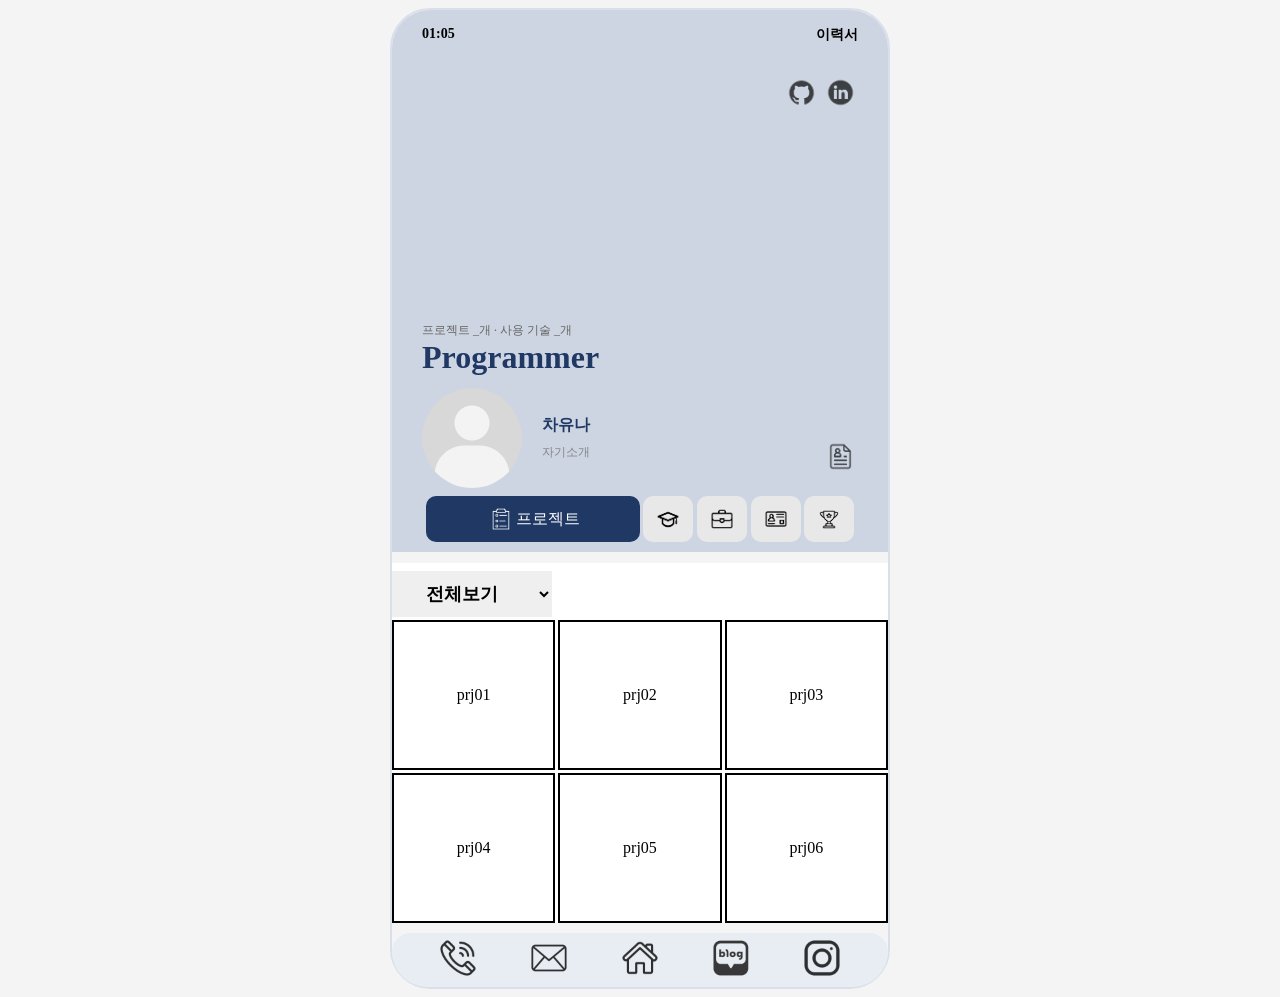
<file: index.html>
<!DOCTYPE html>
<html lang="en">
<head>
  <meta charset="UTF-8">
  <meta name="viewport" content="width=device-width, initial-scale=1.0">
  <title>차유나</title>
  <link rel="stylesheet" href="resume_home.css">
</head>
<body>
  <div class="wrapper">
    <div class="top">
      <header>
        <div class="status_bar">
          <p>01:05</p>
          <p>이력서</p>
        </div>

        <div class="menu1">
          <a href="">
            <img src="./resource/images/github.png" alt="github">
            <span>깃허브</span>
          </a>
          <a href="">
            <img src="./resource/images/linkedin.png" alt="linkedin">
            <span>링크드인</span>        
          </a>
        </div>

        <div class="menu2">
          <p id="text1">프로젝트 _개 · 사용 기술 _개</p>
          <p id="text2">Programmer</p>
        </div>

        <div class="profile">
          <img src="./resource/images/profilepic.png">
          <div class="info">
            <p id="name">차유나</p>
            <p id="self_intro">자기소개</p>
          </div>
          <a href="">
            <img src="./resource/images/resume.png" alt="resume">
            <span>이력서 다운로드</span>
          </a>      
        </div>
      </header>

      <nav>
        <a href="./index.html">
          <img src="./resource/images/clipboard.png">
          프로젝트
        </a>

        <a href="./resume_education.html">
          <img src="./resource/images/gradcap.png">
          <span>학력</span>
        </a>

        <a href="./resume_experience.html">
          <img src="./resource/images/briefcase.png">
          <span>경력</span>
        </a>

        <a href="./resume_certification.html">
          <img src="./resource/images/idcard.png">
          <span>자격증</span>
        </a>

        <a href="./resume_awards.html">
          <img src="./resource/images/trophy.png">
          <span>수상 경력</span>
        </a>
      </nav>
    </div>
    

    <main>
      <div class="options">
        <select>
          <option>전체보기</option>
          <option>파이썬</option>
          <option>html</option>
          <option>css</option>
          <option>js</option>
        </select>
      </div>
      <div>prj01</div>
      <div>prj02</div>
      <div>prj03</div>
      <div>prj04</div>
      <div>prj05</div>
      <div>prj06</div>
    </main>

    <footer>
      <a href="">
        <img src="./resource/images/phone.png" alt="phone">
        <span>전화번호</span>
      </a>
      
      <a href="">
        <img src="./resource/images/email.png" alt="email">
        <span>이메일</span>
      </a>
      
      <a href="">
        <img src="./resource/images/home.png" alt="home">
        <span>홈</span>
      </a>
      
      <a href="">
        <img src="./resource/images/blog.png" alt="blog">
        <span>블로그</span>
      </a>
      
      <a href="">
        <img src="./resource/images/insta.png" alt="insta">
        <span>인스타</span>
      </a>

    </footer>

  </div>
  
</body>
</html>
</file>
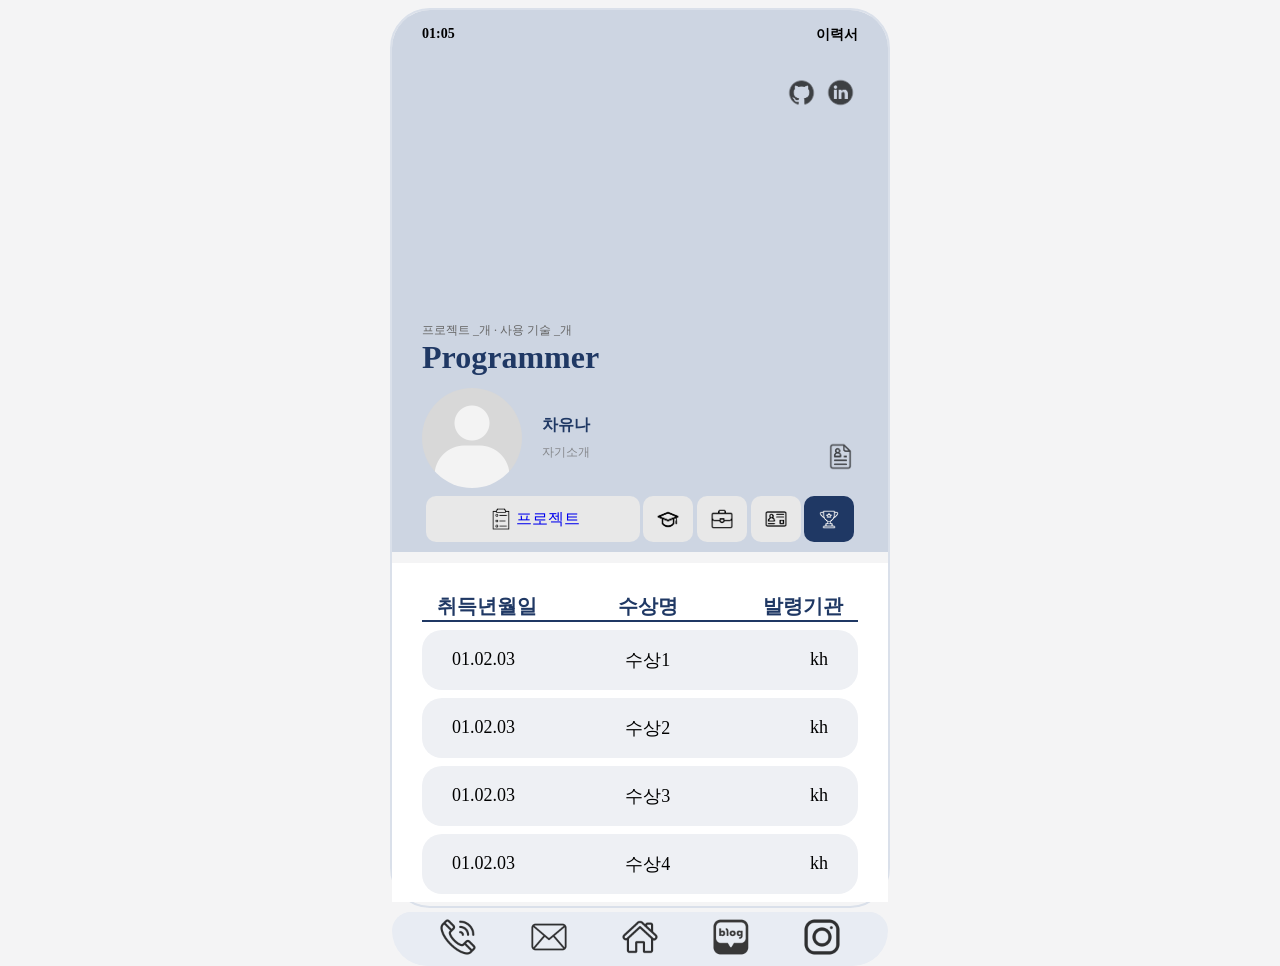
<file: resume_awards.html>
<!DOCTYPE html>
<html lang="en">
<head>
  <meta charset="UTF-8">
  <meta name="viewport" content="width=device-width, initial-scale=1.0">
  <title>차유나</title>
  <link rel="stylesheet" href="resume_awards.css">
</head>
<body>
  <div class="wrapper">
    <div class="top">
      <header>
        <div class="status_bar">
          <p>01:05</p>
          <p>이력서</p>
        </div>

        <div class="menu1">
          <a href="">
            <img src="./resource/images/github.png" alt="github">
            <span>깃허브</span>
          </a>
          <a href="">
            <img src="./resource/images/linkedin.png" alt="linkedin">
            <span>링크드인</span>        
          </a>
        </div>

        <div class="menu2">
          <p id="text1">프로젝트 _개 · 사용 기술 _개</p>
          <p id="text2">Programmer</p>
        </div>

        <div class="profile">
          <img src="./resource/images/profilepic.png">
          <div class="info">
            <p id="name">차유나</p>
            <p id="self_intro">자기소개</p>
          </div>
          <a href="">
            <img src="./resource/images/resume.png" alt="resume">
            <span>이력서 다운로드</span>
          </a>      
        </div>
      </header>

      <nav>
        <a href="./index.html">
          <img src="./resource/images/clipboard.png">
          프로젝트
        </a>

        <a href="./resume_education.html">
          <img src="./resource/images/gradcap.png">
          <span>학력</span>
        </a>

        <a href="./resume_experience.html">
          <img src="./resource/images/briefcase.png">
          <span>경력</span>
        </a>

        <a href="./resume_certification.html">
          <img src="./resource/images/idcard.png">
          <span>자격증</span>
        </a>

        <a href="./resume_awards.html">
          <img src="./resource/images/trophy.png">
          <span>수상 경력</span>
        </a>
      </nav>
    </div>
    

    <main>
      <div class="table_title">
        <p>취득년월일</p>
        <p>수상명</p>
        <p>발령기관</p>
      </div>

      <div class="c1">
        <div>01.02.03</div>
        <div>수상1</div>
        <div>kh</div>
      </div>

      <div class="c2">
        <div>01.02.03</div>
        <div>수상2</div>
        <div>kh</div>
      </div>

      <div class="c3">
        <div>01.02.03</div>
        <div>수상3</div>
        <div>kh</div>
      </div>

      <div class="c4">
        <div>01.02.03</div>
        <div>수상4</div>
        <div>kh</div>
      </div>
    </main>

    <footer>
      <a href="">
        <img src="./resource/images/phone.png" alt="phone">
        <span>전화번호</span>
      </a>
      
      <a href="">
        <img src="./resource/images/email.png" alt="email">
        <span>이메일</span>
      </a>
      
      <a href="">
        <img src="./resource/images/home.png" alt="home">
        <span>홈</span>
      </a>
      
      <a href="">
        <img src="./resource/images/blog.png" alt="blog">
        <span>블로그</span>
      </a>
      
      <a href="">
        <img src="./resource/images/insta.png" alt="insta">
        <span>인스타</span>
      </a>

    </footer>

  </div>
  
</body>
</html>
</file>
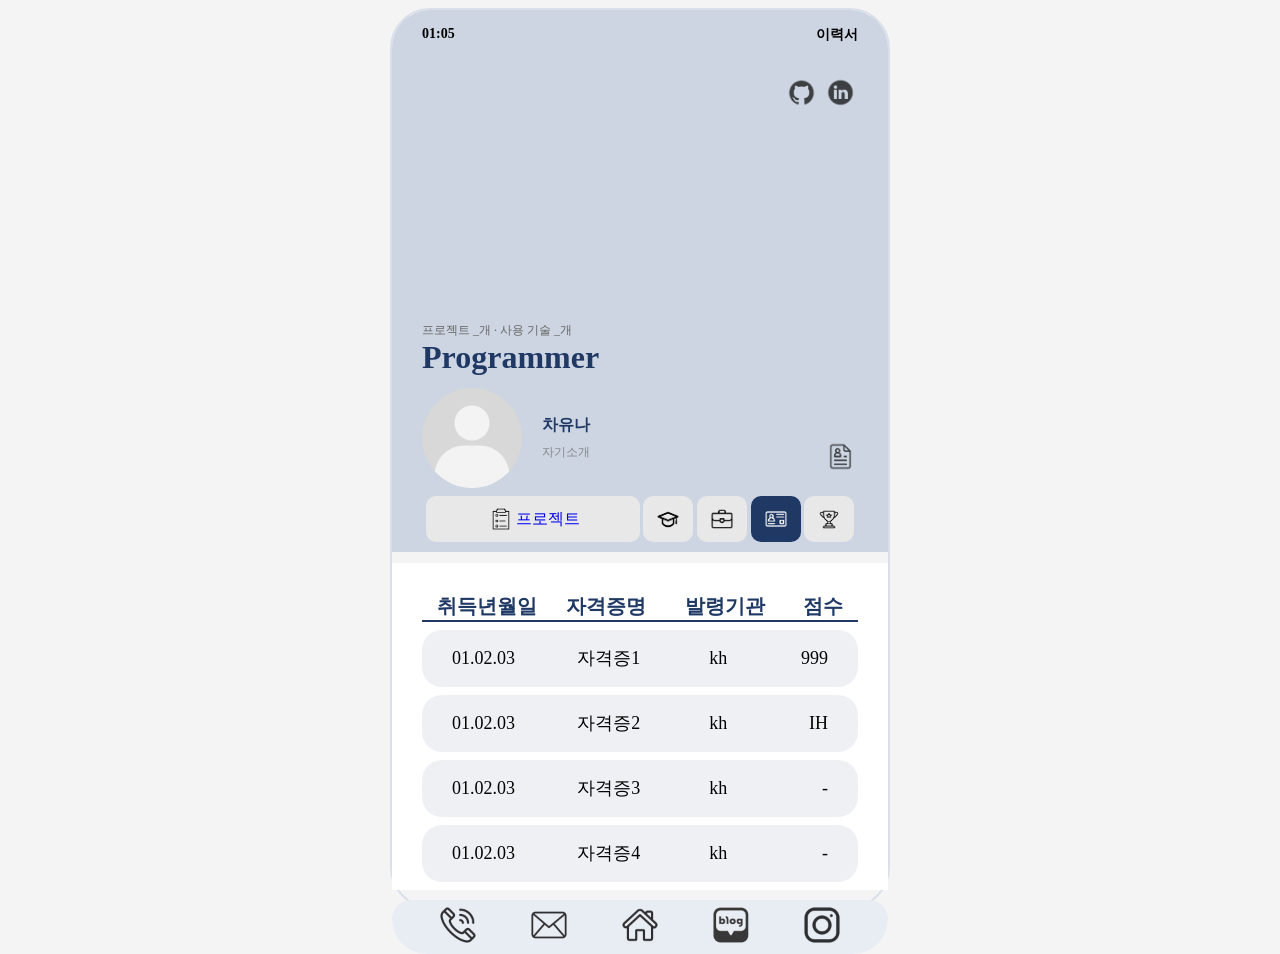
<file: resume_certification.html>
<!DOCTYPE html>
<html lang="en">
<head>
  <meta charset="UTF-8">
  <meta name="viewport" content="width=device-width, initial-scale=1.0">
  <title>차유나</title>
  <link rel="stylesheet" href="resume_certification.css">
</head>
<body>
  <div class="wrapper">
    <div class="top">
      <header>
        <div class="status_bar">
          <p>01:05</p>
          <p>이력서</p>
        </div>

        <div class="menu1">
          <a href="">
            <img src="./resource/images/github.png" alt="github">
            <span>깃허브</span>
          </a>
          <a href="">
            <img src="./resource/images/linkedin.png" alt="linkedin">
            <span>링크드인</span>        
          </a>
        </div>

        <div class="menu2">
          <p id="text1">프로젝트 _개 · 사용 기술 _개</p>
          <p id="text2">Programmer</p>
        </div>

        <div class="profile">
          <img src="./resource/images/profilepic.png">
          <div class="info">
            <p id="name">차유나</p>
            <p id="self_intro">자기소개</p>
          </div>
          <a href="">
            <img src="./resource/images/resume.png" alt="resume">
            <span>이력서 다운로드</span>
          </a>      
        </div>
      </header>

      <nav>
        <a href="index.html">
          <img src="./resource/images/clipboard.png">
          프로젝트
        </a>

        <a href="./resume_education.html">
          <img src="./resource/images/gradcap.png">
          <span>학력</span>
        </a>

        <a href="./resume_experience.html">
          <img src="./resource/images/briefcase.png">
          <span>경력</span>
        </a>

        <a href="./resume_certification.html">
          <img src="./resource/images/idcard.png">
          <span>자격증</span>
        </a>

        <a href="./resume_awards.html">
          <img src="./resource/images/trophy.png">
          <span>수상 경력</span>
        </a>
      </nav>
    </div>
    

    <main>
      <div class="table_title">
        <p>취득년월일</p>
        <p>자격증명</p>
        <p>발령기관</p>
        <p>점수</p>
      </div>

      <div class="c1">
        <div>01.02.03</div>
        <div>자격증1</div>
        <div>kh</div>
        <p>999</p>
      </div>

      <div class="c2">
        <div>01.02.03</div>
        <div>자격증2</div>
        <div>kh</div>
        <p>IH</p>
      </div>

      <div class="c3">
        <div>01.02.03</div>
        <div>자격증3</div>
        <div>kh</div>
        <p>-</p>
      </div>

      <div class="c4">
        <div>01.02.03</div>
        <div>자격증4</div>
        <div>kh</div>
        <p>-</p>
      </div>
    </main>

    <footer>
      <a href="">
        <img src="./resource/images/phone.png" alt="phone">
        <span>전화번호</span>
      </a>
      
      <a href="">
        <img src="./resource/images/email.png" alt="email">
        <span>이메일</span>
      </a>
      
      <a href="">
        <img src="./resource/images/home.png" alt="home">
        <span>홈</span>
      </a>
      
      <a href="">
        <img src="./resource/images/blog.png" alt="blog">
        <span>블로그</span>
      </a>
      
      <a href="">
        <img src="./resource/images/insta.png" alt="insta">
        <span>인스타</span>
      </a>

    </footer>

  </div>
  
</body>
</html>
</file>
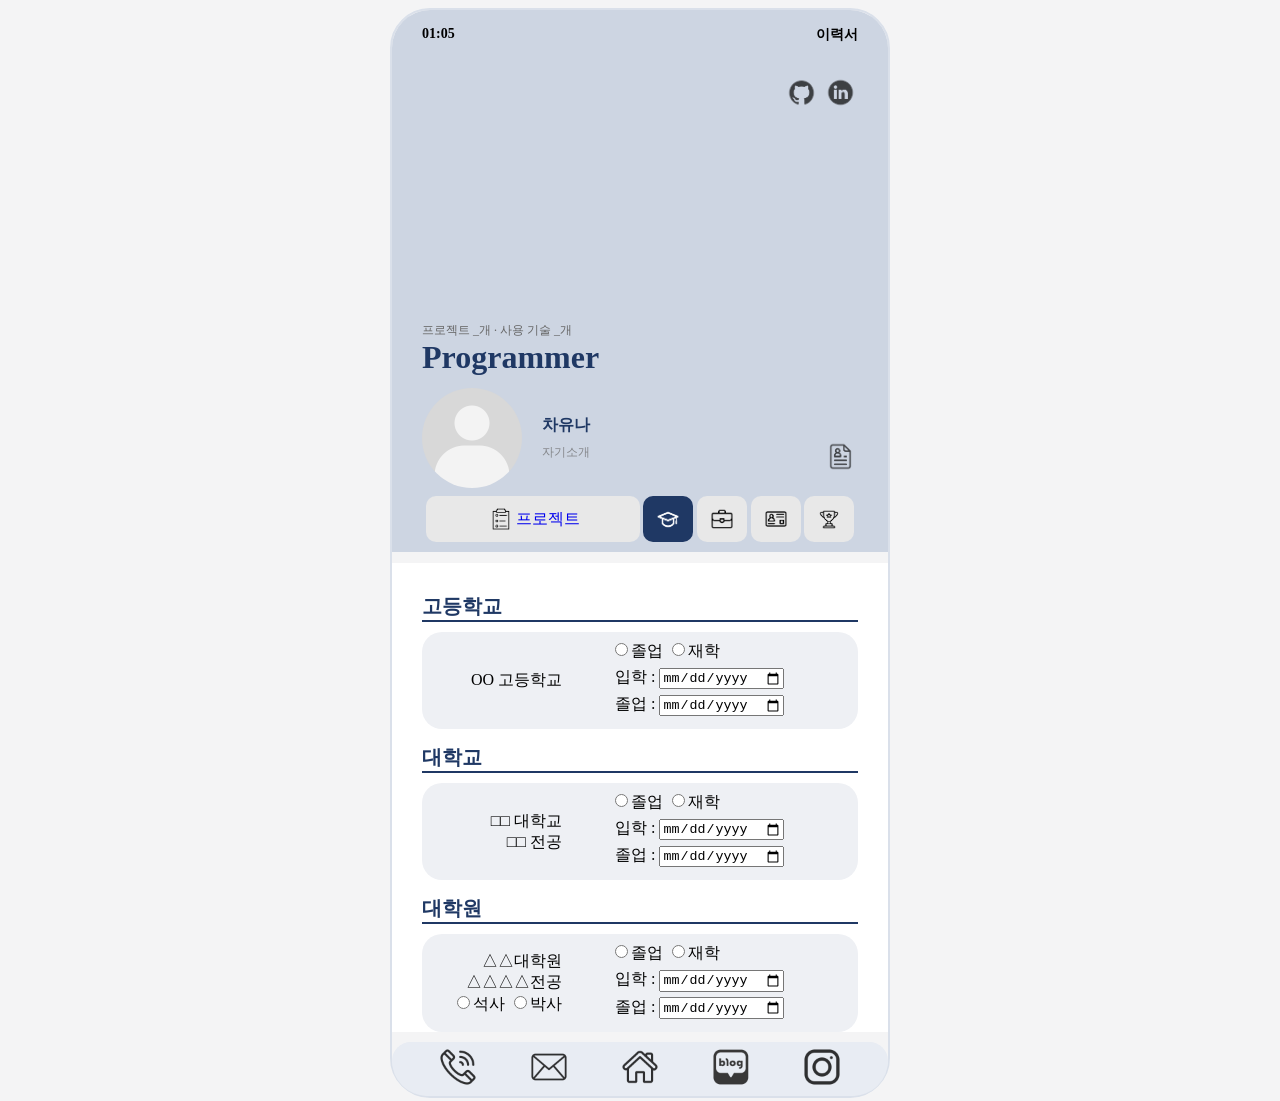
<file: resume_education.html>
<!DOCTYPE html>
<html lang="en">
<head>
  <meta charset="UTF-8">
  <meta name="viewport" content="width=device-width, initial-scale=1.0">
  <title>차유나</title>
  <link rel="stylesheet" href="resume_education.css">
</head>
<body>
  <div class="wrapper">
    <div class="top">
      <header>
        <div class="status_bar">
          <p>01:05</p>
          <p>이력서</p>
        </div>

        <div class="menu1">
          <a href="">
            <img src="./resource/images/github.png" alt="github">
            <span>깃허브</span>
          </a>
          <a href="">
            <img src="./resource/images/linkedin.png" alt="linkedin">
            <span>링크드인</span>        
          </a>
        </div>

        <div class="menu2">
          <p id="text1">프로젝트 _개 · 사용 기술 _개</p>
          <p id="text2">Programmer</p>
        </div>

        <div class="profile">
          <img src="./resource/images/profilepic.png">
          <div class="info">
            <p id="name">차유나</p>
            <p id="self_intro">자기소개</p>
          </div>
          <a href="">
            <img src="./resource/images/resume.png" alt="resume">
            <span>이력서 다운로드</span>
          </a>      
        </div>
      </header>

      <nav>
        <a href="./index.html">
          <img src="./resource/images/clipboard.png">
          프로젝트
        </a>

        <a href="./resume_education.html">
          <img src="./resource/images/gradcap.png">
          <span>학력</span>
        </a>

        <a href="./resume_experience.html">
          <img src="./resource/images/briefcase.png">
          <span>경력</span>
        </a>

        <a href="./resume_certification.html">
          <img src="./resource/images/idcard.png">
          <span>자격증</span>
        </a>

        <a href="./resume_awards.html">
          <img src="./resource/images/trophy.png">
          <span>수상 경력</span>
        </a>
      </nav>
    </div>
    

    <main>
      <div class="school" id="h">
        <p class="s_label">고등학교</p>

        <div class="content">
          <div class="left">
            <p class="school_title">OO 고등학교</p>
          </div>

          <div class="right">
            <div class="status">
              <input type="radio" name="h">졸업
              <input type="radio" name="h">재학
            </div>
            <div class="date">

              <label>입학 : 
                <input type="date">
              </label>

              <label>졸업 : 
                <input type="date">
              </label>

            </div>
          </div>
        </div>
      </div>

      <div class="school" id="u">
        <p class="s_label">대학교</p>

        <div class="content">
          <div class="left">
            <p class="school_title">□□ 대학교</p>
            <p class="major">□□ 전공</p>
          </div>

          <div class="right">
            <div class="status">
              <input type="radio" name="u">졸업
              <input type="radio" name="u">재학
            </div>

            <div class="date">

              <label>입학 : 
                <input type="date">
              </label>

              <label>졸업 : 
                <input type="date">
              </label>

            </div>
          </div>
        </div>
      </div>

      <div class="school" id="g">
        <p class="s_label">대학원</p>

        <div class="content">
          <div class="left">
            <p class="school_title">△△대학원</p>
            <p class="major">△△△△전공</p>
            <div class="borm">
              <input type="radio">석사
              <input type="radio">박사
            </div>
          </div>

          <div class="right">


            <div class="status">
              <input type="radio" name="g">졸업
              <input type="radio" name="g">재학
            </div>

            <div class="date">

              <label>입학 : 
                <input type="date">
              </label>

              <label>졸업 : 
                <input type="date">
              </label>

            </div>
          </div>
        </div>
      </div>
    </main>

    <footer>
      <a href="">
        <img src="./resource/images/phone.png" alt="phone">
        <span>전화번호</span>
      </a>
      
      <a href="">
        <img src="./resource/images/email.png" alt="email">
        <span>이메일</span>
      </a>
      
      <a href="">
        <img src="./resource/images/home.png" alt="home">
        <span>홈</span>
      </a>
      
      <a href="">
        <img src="./resource/images/blog.png" alt="blog">
        <span>블로그</span>
      </a>
      
      <a href="">
        <img src="./resource/images/insta.png" alt="insta">
        <span>인스타</span>
      </a>

    </footer>

  </div>
  
</body>
</html>
</file>
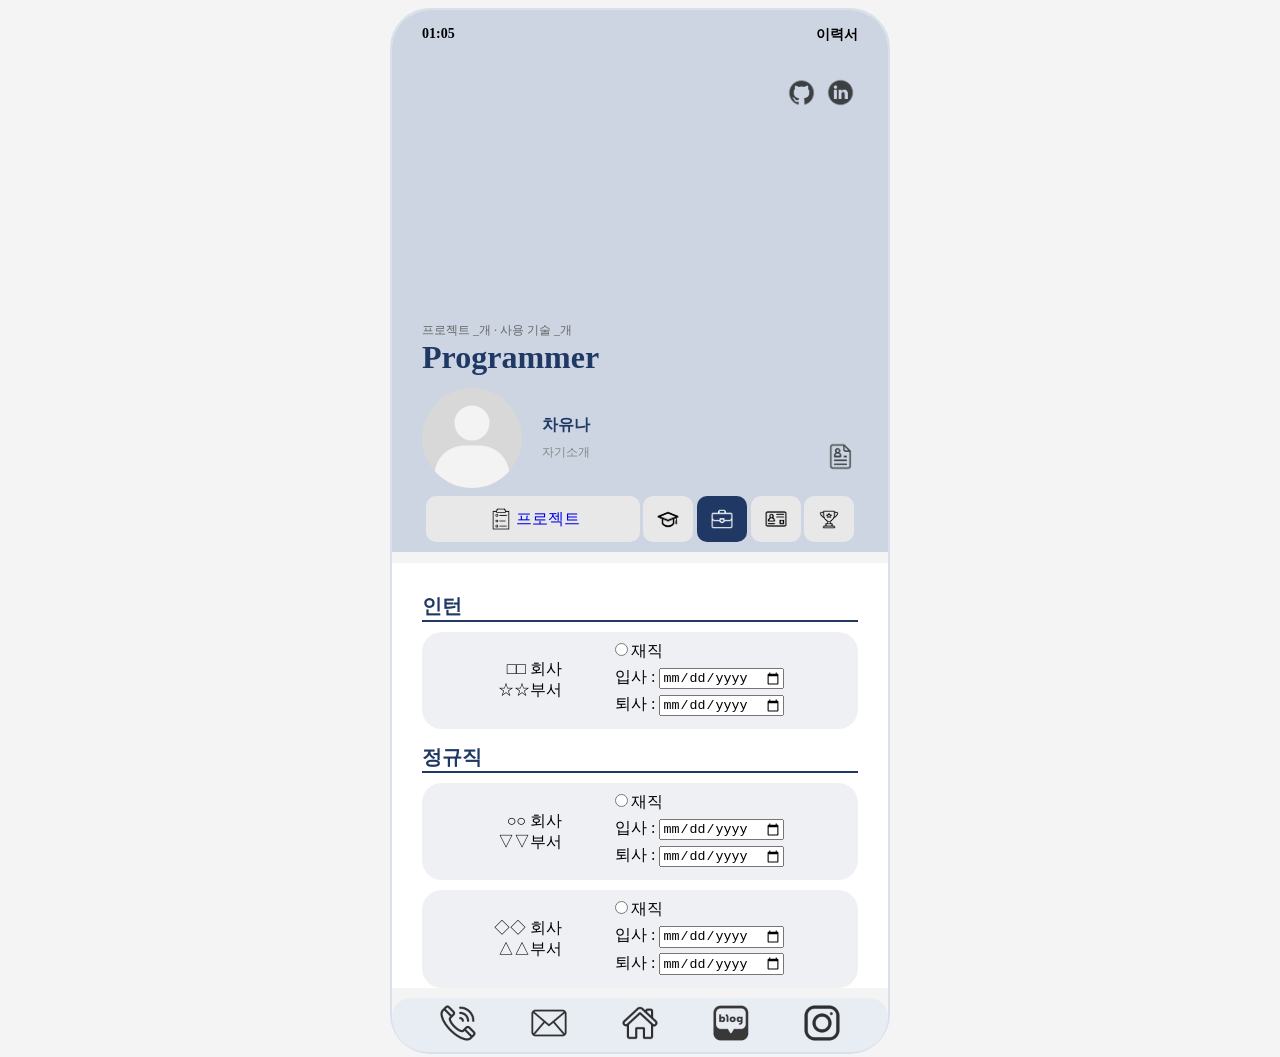
<file: resume_experience.html>
<!DOCTYPE html>
<html lang="en">
<head>
  <meta charset="UTF-8">
  <meta name="viewport" content="width=device-width, initial-scale=1.0">
  <title>차유나</title>
  <link rel="stylesheet" href="resume_experience.css">
</head>
<body>
  <div class="wrapper">
    <div class="top">
      <header>
        <div class="status_bar">
          <p>01:05</p>
          <p>이력서</p>
        </div>

        <div class="menu1">
          <a href="">
            <img src="./resource/images/github.png" alt="github">
            <span>깃허브</span>
          </a>
          <a href="">
            <img src="./resource/images/linkedin.png" alt="linkedin">
            <span>링크드인</span>        
          </a>
        </div>

        <div class="menu2">
          <p id="text1">프로젝트 _개 · 사용 기술 _개</p>
          <p id="text2">Programmer</p>
        </div>

        <div class="profile">
          <img src="./resource/images/profilepic.png">
          <div class="info">
            <p id="name">차유나</p>
            <p id="self_intro">자기소개</p>
          </div>
          <a href="">
            <img src="./resource/images/resume.png" alt="resume">
            <span>이력서 다운로드</span>
          </a>      
        </div>
      </header>

      <nav>
        <a href="./index.html">
          <img src="./resource/images/clipboard.png">
          프로젝트
        </a>

        <a href="./resume_education.html">
          <img src="./resource/images/gradcap.png">
          <span>학력</span>
        </a>

        <a href="./resume_experience.html">
          <img src="./resource/images/briefcase.png">
          <span>경력</span>
        </a>

        <a href="./resume_certification.html">
          <img src="./resource/images/idcard.png">
          <span>자격증</span>
        </a>

        <a href="./resume_awards.html">
          <img src="./resource/images/trophy.png">
          <span>수상 경력</span>
        </a>
      </nav>
    </div>
    

    <main>

      <div class="work" id="i">
        <p class="i_label">인턴</p>

        <div class="content">
          <div class="left">
            <p class="work_title">□□ 회사</p>
            <p class="title">☆☆부서</p>
          </div>

          <div class="right">
            <div class="status">
              <input type="radio" name="u">재직
            </div>

            <div class="date">

              <label>입사 : 
                <input type="date">
              </label>

              <label>퇴사 : 
                <input type="date">
              </label>

            </div>
          </div>
        </div>
      </div>

      <div class="work" id="r">
        <p class="r_label">정규직</p>

        <div class="content">
          <div class="left">
            <p class="work_title">○○ 회사</p>
            <p class="title">▽▽부서</p>
          </div>

          <div class="right">
            <div class="status">
              <input type="radio" name="r">재직
            </div>

            <div class="date">

              <label>입사 : 
                <input type="date">
              </label>

              <label>퇴사 : 
                <input type="date">
              </label>

            </div>
          </div>
        </div>

        <div class="content">
          <div class="left">
            <p class="work_title">◇◇ 회사</p>
            <p class="title">△△부서</p>
          </div>

          <div class="right">
            <div class="status">
              <input type="radio" name="r">재직
            </div>

            <div class="date">

              <label>입사 : 
                <input type="date">
              </label>

              <label>퇴사 : 
                <input type="date">
              </label>

            </div>
          </div>
        </div>
      </div>

    </main>

    <footer>
      <a href="">
        <img src="./resource/images/phone.png" alt="phone">
        <span>전화번호</span>
      </a>
      
      <a href="">
        <img src="./resource/images/email.png" alt="email">
        <span>이메일</span>
      </a>
      
      <a href="">
        <img src="./resource/images/home.png" alt="home">
        <span>홈</span>
      </a>
      
      <a href="">
        <img src="./resource/images/blog.png" alt="blog">
        <span>블로그</span>
      </a>
      
      <a href="">
        <img src="./resource/images/insta.png" alt="insta">
        <span>인스타</span>
      </a>

    </footer>

  </div>
  
</body>
</html>
</file>
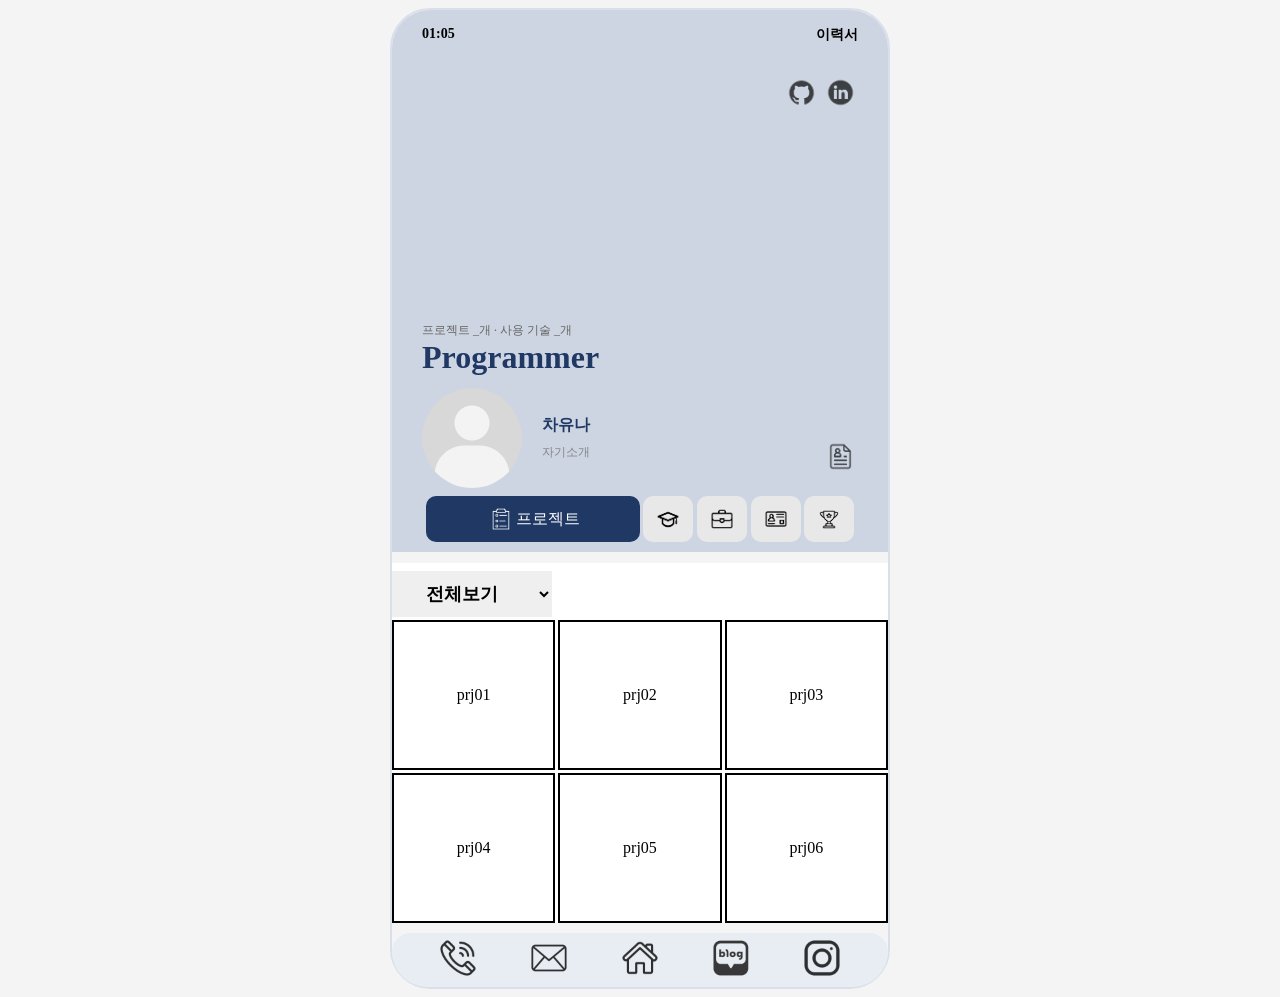
<file: resume_home.html>
<!DOCTYPE html>
<html lang="en">
<head>
  <meta charset="UTF-8">
  <meta name="viewport" content="width=device-width, initial-scale=1.0">
  <title>차유나</title>
  <link rel="stylesheet" href="resume_home.css">
</head>
<body>
  <div class="wrapper">
    <div class="top">
      <header>
        <div class="status_bar">
          <p>01:05</p>
          <p>이력서</p>
        </div>

        <div class="menu1">
          <a href="">
            <img src="./resource/images/github.png" alt="github">
            <span>깃허브</span>
          </a>
          <a href="">
            <img src="./resource/images/linkedin.png" alt="linkedin">
            <span>링크드인</span>        
          </a>
        </div>

        <div class="menu2">
          <p id="text1">프로젝트 _개 · 사용 기술 _개</p>
          <p id="text2">Programmer</p>
        </div>

        <div class="profile">
          <img src="./resource/images/profilepic.png">
          <div class="info">
            <p id="name">차유나</p>
            <p id="self_intro">자기소개</p>
          </div>
          <a href="">
            <img src="./resource/images/resume.png" alt="resume">
            <span>이력서 다운로드</span>
          </a>      
        </div>
      </header>

      <nav>
        <a href="./resume_home.html">
          <img src="./resource/images/clipboard.png">
          프로젝트
        </a>

        <a href="./resume_education.html">
          <img src="./resource/images/gradcap.png">
          <span>학력</span>
        </a>

        <a href="./resume_experience.html">
          <img src="./resource/images/briefcase.png">
          <span>경력</span>
        </a>

        <a href="./resume_certification.html">
          <img src="./resource/images/idcard.png">
          <span>자격증</span>
        </a>

        <a href="./resume_awards.html">
          <img src="./resource/images/trophy.png">
          <span>수상 경력</span>
        </a>
      </nav>
    </div>
    

    <main>
      <div class="options">
        <select>
          <option>전체보기</option>
          <option>파이썬</option>
          <option>html</option>
          <option>css</option>
          <option>js</option>
        </select>
      </div>
      <div>prj01</div>
      <div>prj02</div>
      <div>prj03</div>
      <div>prj04</div>
      <div>prj05</div>
      <div>prj06</div>
    </main>

    <footer>
      <a href="">
        <img src="./resource/images/phone.png" alt="phone">
        <span>전화번호</span>
      </a>
      
      <a href="">
        <img src="./resource/images/email.png" alt="email">
        <span>이메일</span>
      </a>
      
      <a href="">
        <img src="./resource/images/home.png" alt="home">
        <span>홈</span>
      </a>
      
      <a href="">
        <img src="./resource/images/blog.png" alt="blog">
        <span>블로그</span>
      </a>
      
      <a href="">
        <img src="./resource/images/insta.png" alt="insta">
        <span>인스타</span>
      </a>

    </footer>

  </div>
  
</body>
</html>
</file>
<file: resume_home.css>
*{
  box-sizing: border-box;
}

body{
  background-color: rgb(244,244,245);
}

.top{
  background-color: rgb(205,213,226);
  border-top-left-radius: 38px;
  border-top-right-radius: 38px;
}

.wrapper{
  width: 500px;
  min-height: 900px;

  border: 2px solid rgb(218,224,234);
  border-radius: 40px;

  margin: auto;

  display: grid;
  grid-template-rows: minmax(min-content 5fr) minmax(min-content 4fr) minmax(min-content 1fr);
  grid-template-columns: 1fr;
}


header{
  display: grid;
  grid-template-rows: 1fr 1fr 5fr 2fr;
  grid-template-columns: 1fr;
}

header > .status_bar{
  margin-left: 30px;
  margin-right: 30px;
  margin-top: 2px;

  font-size: 14px;
  font-weight: 700;

  display: flex;
  justify-content: space-between;

  &:last-child{
    opacity: 70%;
  }
}

header > .menu1{
  display: flex;
  align-items: center;
  justify-content: flex-end;

  & > a{
    position: relative;
    text-decoration: none;
    display: flex;
    flex-direction: column;
    align-items: center;
    white-space: nowrap;
    margin: 0;

    span {
      color: white;
      font-size: 12px;
      display: none;
      position: absolute;
      top: 50px;
      left: 50%;
      transform: translateX(-50%);
    }

    &:last-child{
      margin-right: 28px;
    }
    & img{
      width: 35px;
      height: 35px;
      opacity: 70%;
      margin: 2px;
      margin-bottom: 0;
    }
    &:visited{
      color: inherit;
    }
    &:hover{
      filter: invert(1);
      span {
        display: block;
      }
    }
  }
}

header > .menu2{
  display: flex;
  flex-direction: column;
  justify-content: flex-end;
  margin-bottom: 2px;

  & p{
    margin: 0;
    margin-left: 30px;
  }

  #text1{
    font-size: 12px;
    color: rgb(102,102,102);
  }
  #text2{
    font-size: 32px;
    font-weight: 700;
    margin-bottom: 10px;
    color: rgb(31,56,100);
  }
}


header > .profile{
  position: relative;
  display: flex;
  align-items: center;
  align-content: flex-end;
  margin-bottom: 8px;

  & p{
    margin: 0;
    margin-left: 20px;
  }

  & > img{
    width: 100px;
    height: 100px;
    border-radius: 50%;
    margin-left: 30px;
  }

  & > .info{
    display: grid;
    grid-template-rows: 1fr 1fr;
    grid-template-columns: 1fr;
    width: 200px;
    align-items: flex-end;
  }

  #name{
    font-weight: 700;
    margin-bottom: 2px;
    color: rgb(31,56,100);
  }
  #self_intro{
    font-size: 12px;
    opacity: 70%;
    color: rgb(102,102,102);
  }

  & > a{
    text-decoration: none;
    position: absolute;
    right: 30px;
    bottom: 10px;

    & img{
      width: 35px;
      height: 35px;
      opacity: 70%;

      &:hover{
        filter: invert(1);
      }
    }

    span{
      position: absolute;
      bottom: 40px;
      left: 50%;
      transform: translateX(-50%);

      display: none;
      color: black;
      font-size: 12px;
      white-space: nowrap;
    }

  &:hover{
    span{
      display: block;
    }
  }
  &:visited{
      color: inherit;
    }
  }
}


nav{
  position: relative;
  display: flex;
  align-items: center;
  justify-content: space-evenly;
  padding-left: 30px;
  padding-right: 30px;
  padding-bottom: 10px;

  & > a{
    text-decoration: none;
    position: relative;
    background-color: rgb(232,232,232);
    border-radius: 10px;
    padding: 8px 10px;

    display: flex;
    align-items: center;

    span {
      color: white;
      font-size: 12px;
      display: none;
      position: absolute;
      top: 50px;
      left: 50%;
      white-space: nowrap;
      transform: translateX(-50%);
    }

    & img{
      margin: 0;
      width: 30px;
      height: 30PX;
    }

    &:visited{
      color: inherit;
    }
    &:not(:first-child):hover{
      filter: invert(1);
      color: black;
      background-color: rgb(224,199,155);
      span {
        display: block;
      }
    }
  }
}

nav > a:first-child {
  padding: 8px 60px;
  background-color: rgb(31,56,100);
  color: white;
  & img{
    filter: invert(1);
  }
  }
  
nav > a:nth-child(2){
  padding: 5.5px 10px;
  & img{
    height: 35px;
  }
}

nav > a:last-child{
  padding: 10.5px 10px;
  & img{
    height: 25px;
  }
}
main{
  background-color: white;
  margin-top: 8pt;
  margin-bottom: 20px;

  display: grid;
  grid-template-columns: repeat(3, 1fr);
  grid-template-rows: 1fr 150px 150px;
  gap: 3px;
}

main > div{
  display: flex;
  align-items: center;
  justify-content: center;
  border: 2px solid black;

  &:first-child{
    grid-column: span 3;
    border: none;
    justify-content: flex-start;
  }
}

.options select{
  margin-top: 8px;
  width: 160px;
  padding: 12px 30px;
  font-size: 18px;
  font-weight: 800;
  border: none;
  }

footer{
  margin-top: -10px;
  background-color: rgb(232,236,243);
  border-radius: 38px;
  border-top-left-radius: 20px;
  border-top-right-radius: 20px;

  display: flex;
  justify-content: space-evenly;
  align-items: center;
}

footer > a{
  position: relative;
  text-decoration: none;

  span{
    color: white;
    font-size: 12px;
    display: none;
    position: absolute;
    bottom: 50px;
    left: 50%;
    white-space: nowrap;
    transform: translateX(-50%);

  }
  & img{width: 50px;
    height: 50px;
    opacity: 80%;
    border-radius: 50%;
  }
  &:visited{
      color: inherit;
    }
    &:hover{
      filter: invert(1);
      span{
        display: block;
      }
    }
}
</file>
<file: resume_awards.css>
*{
  box-sizing: border-box;
}

body{
  background-color: rgb(244,244,245);
}

.top{
  background-color: rgb(205,213,226);
  border-top-left-radius: 38px;
  border-top-right-radius: 38px;
}

.wrapper{
  width: 500px;
  height: 900px;

  border: 2px solid rgb(218,224,234);
  border-radius: 40px;

  margin: auto;

  display: grid;
  grid-template-rows: 5fr 4fr 1fr;
  grid-template-columns: 1fr;
}


header{
  display: grid;
  grid-template-rows: 1fr 1fr 5fr 2fr;
  grid-template-columns: 1fr;
}

header > .status_bar{
  margin-left: 30px;
  margin-right: 30px;
  margin-top: 2px;

  font-size: 14px;
  font-weight: 700;

  display: flex;
  justify-content: space-between;

  &:last-child{
    opacity: 70%;
  }
}

header > .menu1{
  display: flex;
  align-items: center;
  justify-content: flex-end;

  & > a{
    position: relative;
    text-decoration: none;
    display: flex;
    flex-direction: column;
    align-items: center;
    white-space: nowrap;
    margin: 0;

    span {
      color: white;
      font-size: 12px;
      display: none;
      position: absolute;
      top: 50px;
      left: 50%;
      transform: translateX(-50%);
    }

    &:last-child{
      margin-right: 28px;
    }
    & img{
      width: 35px;
      height: 35px;
      opacity: 70%;
      margin: 2px;
      margin-bottom: 0;
    }
    &:visited{
      color: inherit;
    }
    &:hover{
      filter: invert(1);
      span {
        display: block;
      }
    }
  }
}

header > .menu2{
  display: flex;
  flex-direction: column;
  justify-content: flex-end;
  margin-bottom: 2px;

  & p{
    margin: 0;
    margin-left: 30px;
  }

  #text1{
    font-size: 12px;
    color: rgb(102,102,102);
  }
  #text2{
    font-size: 32px;
    font-weight: 700;
    margin-bottom: 10px;
    color: rgb(31,56,100);
  }
}


header > .profile{
  position: relative;
  display: flex;
  align-items: center;
  align-content: flex-end;
  margin-bottom: 8px;

  & p{
    margin: 0;
    margin-left: 20px;
  }

  & > img{
    width: 100px;
    height: 100px;
    border-radius: 50%;
    margin-left: 30px;
  }

  & > .info{
    display: grid;
    grid-template-rows: 1fr 1fr;
    grid-template-columns: 1fr;
    width: 200px;
    align-items: flex-end;
  }

  #name{
    font-weight: 700;
    margin-bottom: 2px;
    color: rgb(31,56,100);
  }
  #self_intro{
    font-size: 12px;
    opacity: 70%;
    color: rgb(102,102,102);
  }

  & > a{
    text-decoration: none;
    position: absolute;
    right: 30px;
    bottom: 10px;

    & img{
      width: 35px;
      height: 35px;
      opacity: 70%;

      &:hover{
        filter: invert(1);
      }
    }

    span{
      position: absolute;
      bottom: 40px;
      left: 50%;
      transform: translateX(-50%);

      display: none;
      color: black;
      font-size: 12px;
      white-space: nowrap;
    }

  &:hover{
    span{
      display: block;
    }
  }
  &:visited{
      color: inherit;
    }
  }
}


nav{
  position: relative;
  display: flex;
  align-items: center;
  justify-content: space-evenly;
  padding-left: 30px;
  padding-right: 30px;
  padding-bottom: 10px;

  & > a{
    text-decoration: none;
    position: relative;
    background-color: rgb(232,232,232);
    border-radius: 10px;
    padding: 8px 10px;

    display: flex;
    align-items: center;

    span {
      color: white;
      font-size: 12px;
      display: none;
      position: absolute;
      top: 50px;
      left: 50%;
      white-space: nowrap;
      transform: translateX(-50%);
    }

    & img{
      margin: 0;
      width: 30px;
      height: 30PX;
    }

    &:visited{
      color: inherit;
    }
    &:not(:last-child):hover{
      filter: invert(1);
      color: black;
      background-color: rgb(224,199,155);
      span {
        display: block;
      }
    }
  }
}

nav > a:first-child {
  padding: 8px 60px;
  }
  
nav > a:nth-child(2){
  padding: 5.5px 10px;
  & img{
    height: 35px;
  }
}

nav > a:last-child{
  padding: 10.5px 10px;
  & img{
    height: 25px;
    filter: invert(1);
  }
  background-color: rgb(31,56,100);
}

main{
  background-color: white;
  margin-top: 8pt;
  margin-bottom: 20px;
}

.table_title{
  margin-left: 30px;
  margin-right: 30px;

  display: grid;
  grid-template-columns: 1.5fr 2fr 1.3fr;
  justify-items: center;
  align-items: center;
  & :first-child{
    justify-self: start;
  }
  & :last-child{
    justify-self: end;
  }

  font-size: 20px;
  font-weight: bold;
  color: rgb(31,56,100);

  border-bottom: 2px solid rgb(31,56,100);
  & p{
    margin: 0;
    margin-top: 30px;
  }

  background-color: white;
  padding: 0px 15px;
}

.c1{
  margin-top: 8px;
  margin-left: 30px;
  margin-right: 30px;

  display: grid;
  grid-template-columns: 1.5fr 2fr 1.3fr;
  justify-items: center;
  align-items: center;
  & :first-child{
    justify-self: start;
  }
  & :last-child{
    justify-self: end;
  }

  font-size: 18px;

  border-radius: 20px;
  background-color: rgb(238, 240, 244);
  padding: 18px 30px;
}

.c2{
  margin-top: 8px;
  margin-left: 30px;
  margin-right: 30px;

  display: grid;
  grid-template-columns: 1.5fr 2fr 1.3fr;
  justify-items: center;
  align-items: center;
  & :first-child{
    justify-self: start;
  }
  & :last-child{
    justify-self: end;
  }
  
  font-size: 18px;


  border-radius: 20px;
  background-color: rgb(238, 240, 244);
  padding: 18px 30px;
}

.c3{
  margin-top: 8px;
  margin-left: 30px;
  margin-right: 30px;

  display: grid;
  grid-template-columns: 1.5fr 2fr 1.3fr;
  justify-items: center;
  align-items: center;
  & :first-child{
    justify-self: start;
  }
  & :last-child{
    justify-self: end;
  }
  
  font-size: 18px;


  border-radius: 20px;
  background-color: rgb(238, 240, 244);
  padding: 18px 30px;
}

.c4{
  margin-top: 8px;
  margin-left: 30px;
  margin-right: 30px;
  margin-bottom: 8px;

  display: grid;
  grid-template-columns: 1.5fr 2fr 1.3fr;
  justify-items: center;
  align-items: center;
  & :first-child{
    justify-self: start;
  }
  & :last-child{
    justify-self: end;
  }
  
  font-size: 18px;


  border-radius: 20px;
  background-color: rgb(238, 240, 244);
  padding: 18px 30px;
}

footer{
  margin-top: -10px;
  background-color: rgb(232,236,243);
  border-radius: 38px;
  border-top-left-radius: 20px;
  border-top-right-radius: 20px;

  display: flex;
  justify-content: space-evenly;
  align-items: center;
}

footer > a{
  position: relative;
  text-decoration: none;

  span{
    color: white;
    font-size: 12px;
    display: none;
    position: absolute;
    bottom: 50px;
    left: 50%;
    white-space: nowrap;
    transform: translateX(-50%);

  }
  & img{width: 50px;
    height: 50px;
    opacity: 80%;
    border-radius: 50%;
  }
  &:visited{
      color: inherit;
    }
    &:hover{
      filter: invert(1);
      span{
        display: block;
      }
    }
}
</file>
<file: resume_certification.css>
*{
  box-sizing: border-box;
}

body{
  background-color: rgb(244,244,245);
}

.top{
  background-color: rgb(205,213,226);
  border-top-left-radius: 38px;
  border-top-right-radius: 38px;
}

.wrapper{
  width: 500px;
  height: 900px;

  border: 2px solid rgb(218,224,234);
  border-radius: 40px;

  margin: auto;

  display: grid;
  grid-template-rows: 5fr 4fr 1fr;
  grid-template-columns: 1fr;
}


header{
  display: grid;
  grid-template-rows: 1fr 1fr 5fr 2fr;
  grid-template-columns: 1fr;
}

header > .status_bar{
  margin-left: 30px;
  margin-right: 30px;
  margin-top: 2px;

  font-size: 14px;
  font-weight: 700;

  display: flex;
  justify-content: space-between;

  &:last-child{
    opacity: 70%;
  }
}

header > .menu1{
  display: flex;
  align-items: center;
  justify-content: flex-end;

  & > a{
    position: relative;
    text-decoration: none;
    display: flex;
    flex-direction: column;
    align-items: center;
    white-space: nowrap;
    margin: 0;

    span {
      color: white;
      font-size: 12px;
      display: none;
      position: absolute;
      top: 50px;
      left: 50%;
      transform: translateX(-50%);
    }

    &:last-child{
      margin-right: 28px;
    }
    & img{
      width: 35px;
      height: 35px;
      opacity: 70%;
      margin: 2px;
      margin-bottom: 0;
    }
    &:visited{
      color: inherit;
    }
    &:hover{
      filter: invert(1);
      span {
        display: block;
      }
    }
  }
}

header > .menu2{
  display: flex;
  flex-direction: column;
  justify-content: flex-end;
  margin-bottom: 2px;

  & p{
    margin: 0;
    margin-left: 30px;
  }

  #text1{
    font-size: 12px;
    color: rgb(102,102,102);
  }
  #text2{
    font-size: 32px;
    font-weight: 700;
    margin-bottom: 10px;
    color: rgb(31,56,100);
  }
}


header > .profile{
  position: relative;
  display: flex;
  align-items: center;
  align-content: flex-end;
  margin-bottom: 8px;

  & p{
    margin: 0;
    margin-left: 20px;
  }

  & > img{
    width: 100px;
    height: 100px;
    border-radius: 50%;
    margin-left: 30px;
  }

  & > .info{
    display: grid;
    grid-template-rows: 1fr 1fr;
    grid-template-columns: 1fr;
    width: 200px;
    align-items: flex-end;
  }

  #name{
    font-weight: 700;
    margin-bottom: 2px;
    color: rgb(31,56,100);
  }
  #self_intro{
    font-size: 12px;
    opacity: 70%;
    color: rgb(102,102,102);
  }

  & > a{
    text-decoration: none;
    position: absolute;
    right: 30px;
    bottom: 10px;

    & img{
      width: 35px;
      height: 35px;
      opacity: 70%;

      &:hover{
        filter: invert(1);
      }
    }

    span{
      position: absolute;
      bottom: 40px;
      left: 50%;
      transform: translateX(-50%);

      display: none;
      color: black;
      font-size: 12px;
      white-space: nowrap;
    }

  &:hover{
    span{
      display: block;
    }
  }
  &:visited{
      color: inherit;
    }
  }
}


nav{
  position: relative;
  display: flex;
  align-items: center;
  justify-content: space-evenly;
  padding-left: 30px;
  padding-right: 30px;
  padding-bottom: 10px;

  & > a{
    text-decoration: none;
    position: relative;
    background-color: rgb(232,232,232);
    border-radius: 10px;
    padding: 8px 10px;

    display: flex;
    align-items: center;

    span {
      color: white;
      font-size: 12px;
      display: none;
      position: absolute;
      top: 50px;
      left: 50%;
      white-space: nowrap;
      transform: translateX(-50%);
    }

    & img{
      margin: 0;
      width: 30px;
      height: 30PX;
    }

    &:visited{
      color: inherit;
    }
    &:not(:nth-child(4)):hover{
      filter: invert(1);
      color: black;
      background-color: rgb(224,199,155);
      span {
        display: block;
      }
    }
  }
}

nav > a:first-child {
  padding: 8px 60px;
  }
  
nav > a:nth-child(2){
  padding: 5.5px 10px;
  & img{
    height: 35px;
  }
}

nav > a:nth-child(4){
  background-color: rgb(31,56,100);
  & img {
    filter: invert(1);
  }
}

nav > a:last-child{
  padding: 10.5px 10px;
  & img{
    height: 25px;
  }
}

main{
  background-color: white;
  margin-top: 8pt;
  margin-bottom: 20px;
}

.table_title{
  margin-left: 30px;
  margin-right: 30px;

  display: grid;
  grid-template-columns: 1.5fr 2fr 1.5fr 1fr;
  justify-items: center;
  align-items: center;
  & :first-child{
    justify-self: start;
  }
  & :last-child{
    justify-self: end;
  }

  font-size: 20px;
  font-weight: bold;
  color: rgb(31,56,100);

  border-bottom: 2px solid rgb(31,56,100);
  & p{
    margin: 0;
    margin-top: 30px;
  }

  background-color: white;
  padding: 0px 15px;
}

.c1{
  margin-top: 8px;
  margin-left: 30px;
  margin-right: 30px;

  display: grid;
  grid-template-columns: 1.5fr 2fr 1.5fr 1fr;
  justify-items: center;
  align-items: center;
  & :first-child{
    justify-self: start;
  }
  & :last-child{
    justify-self: end;
  }
  
  font-size: 18px;


  border-radius: 20px;
  background-color: rgb(238, 240, 244);
  padding: 0px 30px;
}

.c2{
  margin-top: 8px;
  margin-left: 30px;
  margin-right: 30px;

  display: grid;
  grid-template-columns: 1.5fr 2fr 1.5fr 1fr;
  justify-items: center;
  align-items: center;
  & :first-child{
    justify-self: start;
  }
  & :last-child{
    justify-self: end;
  }
  
  font-size: 18px;


  border-radius: 20px;
  background-color: rgb(238, 240, 244);
  padding: 0px 30px;
}

.c3{
  margin-top: 8px;
  margin-left: 30px;
  margin-right: 30px;

  display: grid;
  grid-template-columns: 1.5fr 2fr 1.5fr 1fr;
  justify-items: center;
  align-items: center;
  & :first-child{
    justify-self: start;
  }
  & :last-child{
    justify-self: end;
  }
  
  font-size: 18px;


  border-radius: 20px;
  background-color: rgb(238, 240, 244);
  padding: 0px 30px;
}

.c4{
  margin-top: 8px;
  margin-left: 30px;
  margin-right: 30px;
  margin-bottom: 8px;

  display: grid;
  grid-template-columns: 1.5fr 2fr 1.5fr 1fr;
  justify-items: center;
  align-items: center;
  & :first-child{
    justify-self: start;
  }
  & :last-child{
    justify-self: end;
  }
  
  font-size: 18px;


  border-radius: 20px;
  background-color: rgb(238, 240, 244);
  padding: 0px 30px;
}

footer{
  margin-top: -10px;
  background-color: rgb(232,236,243);
  border-radius: 38px;
  border-top-left-radius: 20px;
  border-top-right-radius: 20px;

  display: flex;
  justify-content: space-evenly;
  align-items: center;
}

footer > a{
  position: relative;
  text-decoration: none;

  span{
    color: white;
    font-size: 12px;
    display: none;
    position: absolute;
    bottom: 50px;
    left: 50%;
    white-space: nowrap;
    transform: translateX(-50%);

  }
  & img{width: 50px;
    height: 50px;
    opacity: 80%;
    border-radius: 50%;
  }
  &:visited{
      color: inherit;
    }
    &:hover{
      filter: invert(1);
      span{
        display: block;
      }
    }
}
</file>
<file: resume_education.css>
*{
  box-sizing: border-box;
}

body{
  background-color: rgb(244,244,245);
}

.top{
  background-color: rgb(205,213,226);
  border-top-left-radius: 38px;
  border-top-right-radius: 38px;
}

.wrapper{
  width: 500px;
  min-height: 900px;

  border: 2px solid rgb(218,224,234);
  border-radius: 40px;

  margin: auto;

  display: grid;
  grid-template-rows: minmax(min-content 5fr) minmax(min-content 4fr) minmax(min-content 1fr);
  grid-template-columns: 1fr;
}


header{
  display: grid;
  grid-template-rows: 1fr 1fr 5fr 2fr;
  grid-template-columns: 1fr;
}

header > .status_bar{
  margin-left: 30px;
  margin-right: 30px;
  margin-top: 2px;

  font-size: 14px;
  font-weight: 700;

  display: flex;
  justify-content: space-between;

  &:last-child{
    opacity: 70%;
  }
}

header > .menu1{
  display: flex;
  align-items: center;
  justify-content: flex-end;

  & > a{
    position: relative;
    text-decoration: none;
    display: flex;
    flex-direction: column;
    align-items: center;
    white-space: nowrap;
    margin: 0;

    span {
      color: white;
      font-size: 12px;
      display: none;
      position: absolute;
      top: 50px;
      left: 50%;
      transform: translateX(-50%);
    }

    &:last-child{
      margin-right: 28px;
    }
    & img{
      width: 35px;
      height: 35px;
      opacity: 70%;
      margin: 2px;
      margin-bottom: 0;
    }
    &:visited{
      color: inherit;
    }
    &:hover{
      filter: invert(1);
      span {
        display: block;
      }
    }
  }
}

header > .menu2{
  display: flex;
  flex-direction: column;
  justify-content: flex-end;
  margin-bottom: 2px;

  & p{
    margin: 0;
    margin-left: 30px;
  }

  #text1{
    font-size: 12px;
    color: rgb(102,102,102);
  }
  #text2{
    font-size: 32px;
    font-weight: 700;
    margin-bottom: 10px;
    color: rgb(31,56,100);
  }
}


header > .profile{
  position: relative;
  display: flex;
  align-items: center;
  align-content: flex-end;
  margin-bottom: 8px;

  & p{
    margin: 0;
    margin-left: 20px;
  }

  & > img{
    width: 100px;
    height: 100px;
    border-radius: 50%;
    margin-left: 30px;
  }

  & > .info{
    display: grid;
    grid-template-rows: 1fr 1fr;
    grid-template-columns: 1fr;
    width: 200px;
    align-items: flex-end;
  }

  #name{
    font-weight: 700;
    margin-bottom: 2px;
    color: rgb(31,56,100);
  }
  #self_intro{
    font-size: 12px;
    opacity: 70%;
    color: rgb(102,102,102);
  }

  & > a{
    text-decoration: none;
    position: absolute;
    right: 30px;
    bottom: 10px;

    & img{
      width: 35px;
      height: 35px;
      opacity: 70%;

      &:hover{
        filter: invert(1);
      }
    }

    span{
      position: absolute;
      bottom: 40px;
      left: 50%;
      transform: translateX(-50%);

      display: none;
      color: black;
      font-size: 12px;
      white-space: nowrap;
    }

  &:hover{
    span{
      display: block;
    }
  }
  &:visited{
      color: inherit;
    }
  }
}


nav{
  position: relative;
  display: flex;
  align-items: center;
  justify-content: space-evenly;
  padding-left: 30px;
  padding-right: 30px;
  padding-bottom: 10px;

  & > a{
    text-decoration: none;
    position: relative;
    background-color: rgb(232,232,232);
    border-radius: 10px;
    padding: 8px 10px;

    display: flex;
    align-items: center;

    span {
      color: white;
      font-size: 12px;
      display: none;
      position: absolute;
      top: 50px;
      left: 50%;
      white-space: nowrap;
      transform: translateX(-50%);
    }

    & img{
      margin: 0;
      width: 30px;
      height: 30PX;
    }

    &:visited{
      color: inherit;
    }
    &:not(:nth-child(2)):hover{
      filter: invert(1);
      color: black;
      background-color: rgb(224 199 155);
      span {
        display: block;
      }
    }
  }
}

nav > a:first-child {
  padding: 8px 60px;
  }
  
nav > a:nth-child(2){
  padding: 5.5px 10px;
  & img{
    height: 35px;
    filter: invert(1);
  }
  background-color: rgb(31,56,100);
}

nav > a:last-child{
  padding: 10.5px 10px;
  & img{
    height: 25px;
  }
}

main{
  background-color: white;
  margin-top: 8pt;
  margin-bottom: 20px;
}

#h{
  margin: 0;
  padding-left: 30px;
  padding-right: 30px;
  

  & .s_label{
    border-bottom: 2px solid rgb(31,56,100);
    margin: 0;
    padding-top: 30px;
    
    font-size: 20px;
    font-weight: bolder;
    color: rgb(31,56,100);
  }

  & .content{
    margin-top: 10px;
    display: flex;
    background-color: rgb(238, 240, 244);
    border-radius: 20px;
  }

  & .left{
    flex: 1;
    padding-left: 20px;
    padding-right: 40px;
    display: flex;
    flex-direction: column;
    justify-content: center;
    align-items: flex-end;
    }

  & .right{
    flex: 2;
    display: flex;
    flex-direction: column;
    justify-content: center;
    padding: 8px;
    }
    & .date{
      display: flex;
      flex-direction: column;
      padding: 5px;
      gap: 5px;
    }
}

#u{
  margin: 0;
  padding-left: 30px;
  padding-right: 30px;

  & .s_label{
    border-bottom: 2px solid rgb(31,56,100);
    margin: 0;
    padding-top: 15px;
    
    font-size: 20px;
    font-weight: bolder;
    color: rgb(31,56,100);
  }

  & .content{
    margin-top: 10px;
    display: flex;
    background-color: rgb(238, 240, 244);
    border-radius: 20px;
  }

  & .left{
    flex: 1;
    padding-left: 20px;
    padding-right: 40px;
    display: flex;
    flex-direction: column;
    justify-content: center;
    align-items: flex-end;
    & p{
      margin: 0;
    }
  }

  & .right{
    flex: 2;
    display: flex;
    flex-direction: column;
    justify-content: center;
    padding: 8px;
    }
    & .date{
      display: flex;
      flex-direction: column;
      padding: 5px;
      gap: 5px;
    }
}

#g{
  margin: 0;
  padding-left: 30px;
  padding-right: 30px;

  & .s_label{
    border-bottom: 2px solid rgb(31,56,100);
    margin: 0;
    padding-top: 15px;
    
    font-size: 20px;
    font-weight: bolder;
    color: rgb(31,56,100);
  }

  & .content{
    margin-top: 10px;
    display: flex;
    background-color: rgb(238, 240, 244);
    border-radius: 20px;
  }

  & .left{
    flex: 1;
    padding-left: 20px;
    padding-right: 40px;
    display: flex;
    flex-direction: column;
    justify-content: center;
    align-items: flex-end;

    & p{
      margin: 0;
    }
    }

  & .right{
    flex: 2;
    display: flex;
    flex-direction: column;
    justify-content: center;
    padding: 8px;
    }
    & .date{
      display: flex;
      flex-direction: column;
      padding: 5px;
      gap: 5px;    }
}

footer{
  margin-top: -10px;
  background-color: rgb(232,236,243);
  border-radius: 38px;
  border-top-left-radius: 20px;
  border-top-right-radius: 20px;

  display: flex;
  justify-content: space-evenly;
  align-items: center;
}

footer > a{
  position: relative;
  text-decoration: none;

  span{
    color: white;
    font-size: 12px;
    display: none;
    position: absolute;
    bottom: 50px;
    left: 50%;
    white-space: nowrap;
    transform: translateX(-50%);

  }
  & img{width: 50px;
    height: 50px;
    opacity: 80%;
    border-radius: 50%;
  }
  &:visited{
      color: inherit;
    }
    &:hover{
      filter: invert(1);
      span{
        display: block;
      }
    }
}
</file>
<file: resume_experience.css>
*{
  box-sizing: border-box;
}

body{
  background-color: rgb(244,244,245);
}

.top{
  background-color: rgb(205,213,226);
  border-top-left-radius: 38px;
  border-top-right-radius: 38px;
}

.wrapper{
  width: 500px;
  min-height: 900px;

  border: 2px solid rgb(218,224,234);
  border-radius: 40px;

  margin: auto;

  display: grid;
  grid-template-rows: minmax(min-content 5fr) minmax(min-content 4fr) minmax(min-content 1fr);
  grid-template-columns: 1fr;
}


header{
  display: grid;
  grid-template-rows: 1fr 1fr 5fr 2fr;
  grid-template-columns: 1fr;
}

header > .status_bar{
  margin-left: 30px;
  margin-right: 30px;
  margin-top: 2px;

  font-size: 14px;
  font-weight: 700;

  display: flex;
  justify-content: space-between;

  &:last-child{
    opacity: 70%;
  }
}

header > .menu1{
  display: flex;
  align-items: center;
  justify-content: flex-end;

  & > a{
    position: relative;
    text-decoration: none;
    display: flex;
    flex-direction: column;
    align-items: center;
    white-space: nowrap;
    margin: 0;

    span {
      color: white;
      font-size: 12px;
      display: none;
      position: absolute;
      top: 50px;
      left: 50%;
      transform: translateX(-50%);
    }

    &:last-child{
      margin-right: 28px;
    }
    & img{
      width: 35px;
      height: 35px;
      opacity: 70%;
      margin: 2px;
      margin-bottom: 0;
    }
    &:visited{
      color: inherit;
    }
    &:hover{
      filter: invert(1);
      span {
        display: block;
      }
    }
  }
}

header > .menu2{
  display: flex;
  flex-direction: column;
  justify-content: flex-end;
  margin-bottom: 2px;

  & p{
    margin: 0;
    margin-left: 30px;
  }

  #text1{
    font-size: 12px;
    color: rgb(102,102,102);
  }
  #text2{
    font-size: 32px;
    font-weight: 700;
    margin-bottom: 10px;
    color: rgb(31,56,100);
  }
}


header > .profile{
  position: relative;
  display: flex;
  align-items: center;
  align-content: flex-end;
  margin-bottom: 8px;

  & p{
    margin: 0;
    margin-left: 20px;
  }

  & > img{
    width: 100px;
    height: 100px;
    border-radius: 50%;
    margin-left: 30px;
  }

  & > .info{
    display: grid;
    grid-template-rows: 1fr 1fr;
    grid-template-columns: 1fr;
    width: 200px;
    align-items: flex-end;
  }

  #name{
    font-weight: 700;
    margin-bottom: 2px;
    color: rgb(31,56,100);
  }
  #self_intro{
    font-size: 12px;
    opacity: 70%;
    color: rgb(102,102,102);
  }

  & > a{
    text-decoration: none;
    position: absolute;
    right: 30px;
    bottom: 10px;

    & img{
      width: 35px;
      height: 35px;
      opacity: 70%;

      &:hover{
        filter: invert(1);
      }
    }

    span{
      position: absolute;
      bottom: 40px;
      left: 50%;
      transform: translateX(-50%);

      display: none;
      color: black;
      font-size: 12px;
      white-space: nowrap;
    }

  &:hover{
    span{
      display: block;
    }
  }
  &:visited{
      color: inherit;
    }
  }
}


nav{
  position: relative;
  display: flex;
  align-items: center;
  justify-content: space-evenly;
  padding-left: 30px;
  padding-right: 30px;
  padding-bottom: 10px;

  & > a{
    text-decoration: none;
    position: relative;
    background-color: rgb(232,232,232);
    border-radius: 10px;
    padding: 8px 10px;

    display: flex;
    align-items: center;

    span {
      color: white;
      font-size: 12px;
      display: none;
      position: absolute;
      top: 50px;
      left: 50%;
      white-space: nowrap;
      transform: translateX(-50%);
    }

    & img{
      margin: 0;
      width: 30px;
      height: 30PX;
    }

    &:visited{
      color: inherit;
    }
    &:not(:nth-child(3)):hover{
      filter: invert(1);
      color: black;
      background-color: rgb(224,199,155);
      span {
        display: block;
      }
    }
  }
}

nav > a:first-child {
  padding: 8px 60px;
  }
  
nav > a:nth-child(2){
  padding: 5.5px 10px;
  & img{
    height: 35px;
  }
}

nav > a:nth-child(3){
  background-color: rgb(31,56,100);
  color: white;
  & img{
    filter: invert(1);
  }
}

nav > a:last-child{
  padding: 10.5px 10px;
  & img{
    height: 25px;
  }
}

main{
  background-color: white;
  margin-top: 8pt;
  margin-bottom: 20px;
}

#i{
  margin: 0;
  padding-left: 30px;
  padding-right: 30px;

  & .i_label{
    border-bottom: 2px solid rgb(31,56,100);
    margin: 0;
    padding-top: 30px;
    
    font-size: 20px;
    font-weight: bolder;
    color: rgb(31,56,100);
  }

  & .content{
    margin-top: 10px;
    display: flex;
    background-color: rgb(238, 240, 244);
    border-radius: 20px;
  }

  & .left{
    flex: 1;
    padding-left: 20px;
    padding-right: 40px;
    display: flex;
    flex-direction: column;
    justify-content: center;
    align-items: flex-end;
    & p{
      margin: 0;
    }
  }

  & .right{
    flex: 2;
    display: flex;
    flex-direction: column;
    justify-content: center;
    padding: 8px;
    }
    & .date{
      display: flex;
      flex-direction: column;
      padding: 5px;
      gap: 5px;
    }
}

#r{
  margin: 0;
  padding-left: 30px;
  padding-right: 30px;

  & .r_label{
    border-bottom: 2px solid rgb(31,56,100);
    margin: 0;
    padding-top: 15px;
    
    font-size: 20px;
    font-weight: bolder;
    color: rgb(31,56,100);
  }

  & .content{
    margin-top: 10px;
    display: flex;
    background-color: rgb(238, 240, 244);
    border-radius: 20px;
  }

  & .left{
    flex: 1;
    padding-left: 20px;
    padding-right: 40px;
    display: flex;
    flex-direction: column;
    justify-content: center;
    align-items: flex-end;
    & p{
      margin: 0;
    }
  }

  & .right{
    flex: 2;
    display: flex;
    flex-direction: column;
    justify-content: center;
    padding: 8px;
    }
    & .date{
      display: flex;
      flex-direction: column;
      padding: 5px;
      gap: 5px;
    }
}



footer{
  margin-top: -10px;
  background-color: rgb(232,236,243);
  border-radius: 38px;
  border-top-left-radius: 20px;
  border-top-right-radius: 20px;

  display: flex;
  justify-content: space-evenly;
  align-items: center;
}

footer > a{
  position: relative;
  text-decoration: none;

  span{
    color: white;
    font-size: 12px;
    display: none;
    position: absolute;
    bottom: 50px;
    left: 50%;
    white-space: nowrap;
    transform: translateX(-50%);

  }
  & img{width: 50px;
    height: 50px;
    opacity: 80%;
    border-radius: 50%;
  }
  &:visited{
      color: inherit;
    }
    &:hover{
      filter: invert(1);
      span{
        display: block;
      }
    }
}
</file>
